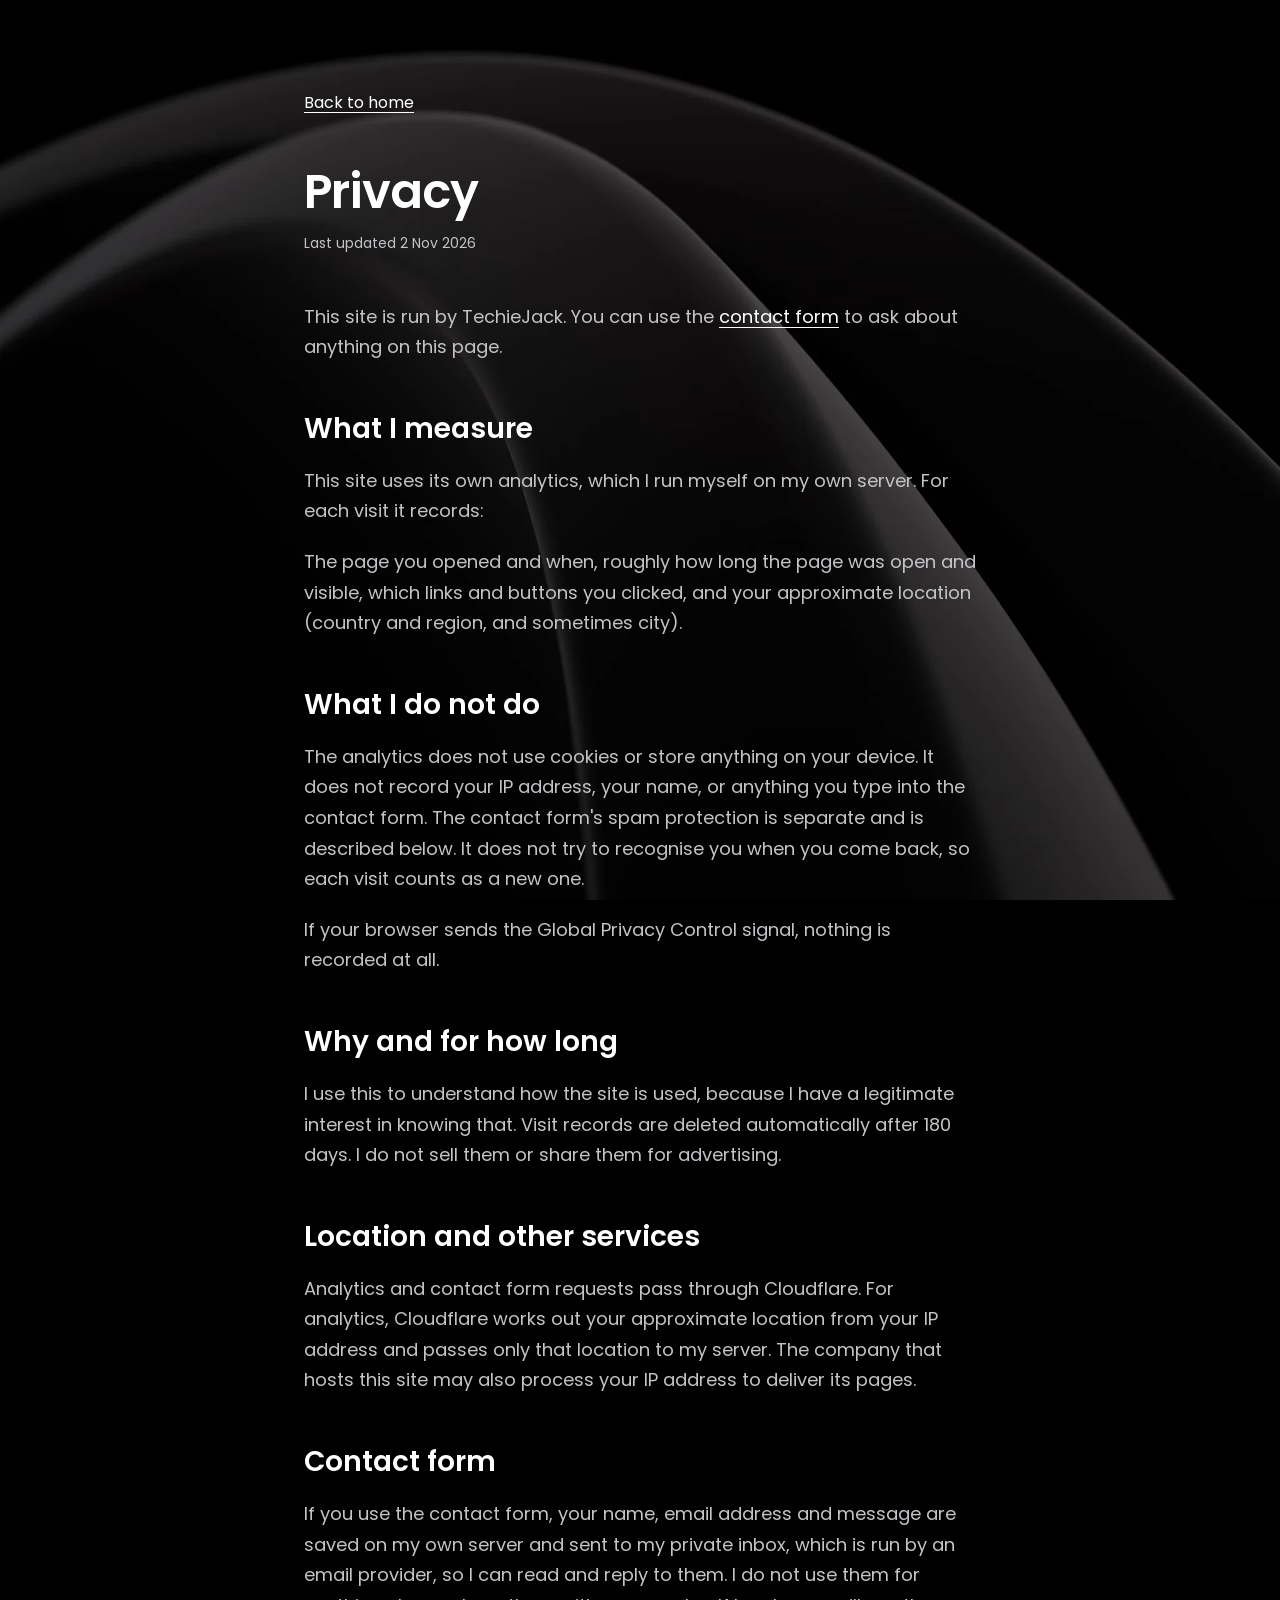
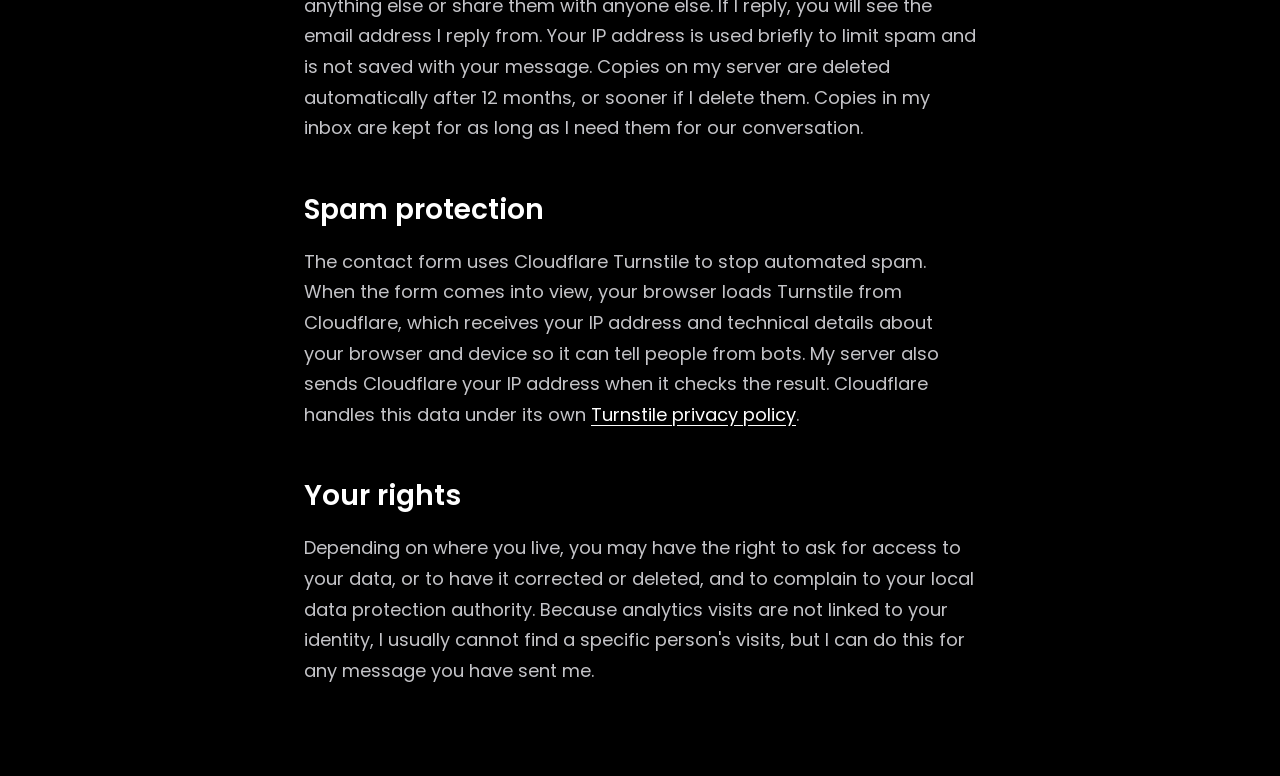
<file: site/privacy.html>
<!DOCTYPE html>
<html lang="en">
<head>
    <meta charset="UTF-8">
    <meta name="viewport" content="width=device-width, initial-scale=1">
    <title>Privacy | TechieJack</title>
    <meta name="description" content="How TechieJack's site measures visits without cookies, what the contact form stores, and how spam protection works.">
    <meta name="theme-color" content="#000000">
    <link rel="canonical" href="https://me.stupif.com/privacy.html">
    <meta property="og:site_name" content="TechieJack">
    <meta property="og:title" content="Privacy | TechieJack">
    <meta property="og:type" content="website">
    <meta property="og:url" content="https://me.stupif.com/privacy.html">
    <meta property="og:image" content="https://me.stupif.com/media/og-image.png">
    <meta name="twitter:card" content="summary_large_image">
    <link rel="icon" href="media/favicon.svg" type="image/svg+xml">
    <link rel="apple-touch-icon" href="media/apple-touch-icon.png">
    <link rel="stylesheet" type="text/css" href="styles.css">
</head>
<body>

<main class="post">
    <a class="post-back" href="index.html">Back to home</a>
    <article>
        <header>
            <h1 class="name">Privacy</h1>
            <time class="post-date" datetime="2026-11-02">Last updated 2 Nov 2026</time>
        </header>

        <p>This site is run by TechieJack. You can use the <a href="index.html#contact">contact form</a> to ask about anything on this page.</p>

        <h2>What I measure</h2>
        <p>This site uses its own analytics, which I run myself on my own server. For each visit it records:</p>
        <p>The page you opened and when, roughly how long the page was open and visible, which links and buttons you clicked, and your approximate location (country and region, and sometimes city).</p>

        <h2>What I do not do</h2>
        <p>The analytics does not use cookies or store anything on your device. It does not record your IP address, your name, or anything you type into the contact form. The contact form's spam protection is separate and is described below. It does not try to recognise you when you come back, so each visit counts as a new one.</p>
        <p>If your browser sends the Global Privacy Control signal, nothing is recorded at all.</p>

        <h2>Why and for how long</h2>
        <p>I use this to understand how the site is used, because I have a legitimate interest in knowing that. Visit records are deleted automatically after 180 days. I do not sell them or share them for advertising.</p>

        <h2>Location and other services</h2>
        <p>Analytics and contact form requests pass through Cloudflare. For analytics, Cloudflare works out your approximate location from your IP address and passes only that location to my server. The company that hosts this site may also process your IP address to deliver its pages.</p>

        <h2>Contact form</h2>
        <p>If you use the contact form, your name, email address and message are saved on my own server and sent to my private inbox, which is run by an email provider, so I can read and reply to them. I do not use them for anything else or share them with anyone else. If I reply, you will see the email address I reply from. Your IP address is used briefly to limit spam and is not saved with your message. Copies on my server are deleted automatically after 12 months, or sooner if I delete them. Copies in my inbox are kept for as long as I need them for our conversation.</p>

        <h2>Spam protection</h2>
        <p>The contact form uses Cloudflare Turnstile to stop automated spam. When the form comes into view, your browser loads Turnstile from Cloudflare, which receives your IP address and technical details about your browser and device so it can tell people from bots. My server also sends Cloudflare your IP address when it checks the result. Cloudflare handles this data under its own <a href="https://www.cloudflare.com/turnstile-privacy-policy/" rel="noopener">Turnstile privacy policy</a>.</p>

        <h2>Your rights</h2>
        <p>Depending on where you live, you may have the right to ask for access to your data, or to have it corrected or deleted, and to complain to your local data protection authority. Because analytics visits are not linked to your identity, I usually cannot find a specific person's visits, but I can do this for any message you have sent me.</p>
    </article>
</main>

</body>
</html>
</file>
<file: site/styles.css>
@font-face {
    font-family: 'Poppins';
    font-style: normal;
    font-weight: 400;
    font-display: swap;
    src: url('media/fonts/poppins-400.woff2') format('woff2');
}

@font-face {
    font-family: 'Poppins';
    font-style: normal;
    font-weight: 600;
    font-display: swap;
    src: url('media/fonts/poppins-600.woff2') format('woff2');
}

:root {
    color-scheme: dark;
    --bg: #000000;
    --text: #ffffff;
    --text-muted: #c4c4c8;
    --line: rgba(255, 255, 255, .16);
    --error: #ff9b8f;
    --gutter: clamp(24px, 10vw, 140px);
    --marquee-gap: clamp(32px, 5vw, 56px);
}

* {
    margin: 0;
    box-sizing: border-box;
}

html {
    scrollbar-color: #3a3a3e var(--bg);
}

@media (pointer: coarse) {
    html {
        scroll-snap-type: y mandatory;
    }
}

body {
    background-color: var(--bg);
    background-image: url('media/background.webp');
    background-size: cover;
    background-repeat: no-repeat;
    background-position: center;
    background-attachment: fixed;
    font-family: 'Poppins', Arial, sans-serif;
    color: var(--text);
}

::selection {
    background: var(--text);
    color: var(--bg);
}

a:focus-visible {
    outline: 2px solid var(--text);
    outline-offset: 4px;
    border-radius: 4px;
}

[tabindex="-1"]:focus {
    outline: none;
}

.next-cue {
    position: fixed;
    bottom: 16px;
    left: 50%;
    z-index: 10;
    display: flex;
    align-items: center;
    gap: 6px;
    max-width: calc(100vw - 32px);
    min-height: 44px;
    padding: 0 14px 0 18px;
    background: rgba(0, 0, 0, .72);
    border: 1px solid rgba(255, 255, 255, .28);
    border-radius: 22px;
    color: var(--text);
    font-size: 14px;
    text-decoration: none;
    white-space: nowrap;
    transform: translateX(-50%);
    transition: opacity .2s ease, visibility .2s ease, border-color .2s ease;
}

.next-cue:hover {
    border-color: var(--text);
}

.next-cue.is-hidden {
    visibility: hidden;
    opacity: 0;
}

.hero {
    min-height: 100vh;
    min-height: 100svh;
    display: flex;
    flex-direction: column;
    justify-content: center;
    padding: 0 var(--gutter);
    scroll-snap-align: start;
}

.name {
    font-size: clamp(36px, 7vw, 48px);
    font-weight: 600;
    line-height: 1.2;
    letter-spacing: -0.02em;
    text-wrap: balance;
}

.icons {
    display: flex;
    gap: 20px;
    margin-top: 20px;
}

.icons a {
    display: block;
    line-height: 0;
}

.icons img {
    width: 40px;
    height: 40px;
    transition: opacity .2s ease;
}

.icons a:hover img {
    opacity: .7;
}

.content {
    min-height: 100vh;
    min-height: 100svh;
    display: flex;
    flex-direction: column;
    justify-content: center;
    padding: 64px 0;
    text-align: center;
    scroll-snap-align: start;
}

.section + .section {
    margin-top: clamp(96px, 16vh, 160px);
}

.section-title {
    font-size: clamp(28px, 4.5vw, 36px);
    font-weight: 600;
    line-height: 1.2;
    letter-spacing: -0.02em;
}

.description {
    max-width: 62ch;
    margin: 20px auto 0;
    padding: 0 24px;
    color: var(--text-muted);
    font-size: clamp(16px, 2vw, 18px);
    line-height: 1.7;
    text-wrap: pretty;
}

.project-list {
    list-style: none;
    width: min(760px, 100%);
    margin: 32px auto 0;
    padding: 0 24px;
    text-align: left;
}

.project-list li + li {
    border-top: 1px solid var(--line);
}

.project {
    display: grid;
    grid-template-columns: 1fr auto;
    align-items: baseline;
    gap: 6px 24px;
    padding: 24px 0;
    color: inherit;
    text-decoration: none;
}

.project-name {
    font-size: clamp(20px, 3vw, 24px);
    font-weight: 600;
    text-decoration: underline transparent;
    text-decoration-thickness: 2px;
    text-underline-offset: 5px;
    transition: text-decoration-color .2s ease;
}

.project:hover .project-name {
    text-decoration-color: currentColor;
}

.project-tech {
    color: var(--text-muted);
    font-size: 14px;
}

.project-description {
    grid-column: 1 / -1;
    max-width: 62ch;
    color: var(--text-muted);
    font-size: 16px;
    line-height: 1.6;
}

.projects-more {
    align-self: center;
    margin-top: 24px;
    color: var(--text);
    font-size: 16px;
    text-underline-offset: 4px;
}

.projects-more:hover {
    text-decoration-thickness: 2px;
}

.contact-form {
    display: grid;
    grid-template-columns: 1fr 1fr;
    gap: 20px;
    width: min(620px, 100%);
    margin: 32px auto 0;
    padding: 0 24px;
    text-align: left;
}

.field {
    display: flex;
    flex-direction: column;
    gap: 8px;
    min-width: 0;
}

.field-wide,
.form-status,
.turnstile-slot {
    grid-column: 1 / -1;
}

.turnstile-slot:empty {
    display: none;
}

.field label {
    font-size: 14px;
    font-weight: 600;
}

.field input,
.field textarea {
    width: 100%;
    min-height: 48px;
    padding: 12px 14px;
    background: rgba(255, 255, 255, .06);
    border: 1px solid rgba(255, 255, 255, .4);
    border-radius: 8px;
    color: var(--text);
    font: inherit;
    font-size: 16px;
}

.field textarea {
    display: block;
    line-height: 1.6;
    resize: vertical;
}

.field input:focus-visible,
.field textarea:focus-visible,
.contact-submit:focus-visible {
    outline: 2px solid var(--text);
    outline-offset: 2px;
}

.field input:user-invalid,
.field textarea:user-invalid {
    border-color: var(--error);
}

.field-trap {
    position: absolute;
    left: -9999px;
    width: 1px;
    height: 1px;
    overflow: hidden;
}

.form-actions {
    grid-column: 1 / -1;
    display: flex;
    flex-wrap: wrap;
    align-items: center;
    gap: 12px 20px;
}

.contact-submit {
    flex-shrink: 0;
    min-height: 48px;
    padding: 0 24px;
    background: var(--text);
    border: 0;
    border-radius: 8px;
    color: var(--bg);
    font: inherit;
    font-size: 16px;
    font-weight: 600;
    cursor: pointer;
    transition: opacity .2s ease;
}

.contact-submit:hover {
    opacity: .85;
}

.contact-submit:disabled {
    opacity: .6;
    cursor: progress;
}

.form-status {
    min-height: 1.6em;
    color: var(--text-muted);
    font-size: 16px;
    line-height: 1.6;
}

.form-status.is-error {
    color: var(--error);
}

@media (max-width: 560px) {
    .contact-form {
        grid-template-columns: 1fr;
    }
}

@media (max-height: 820px) and (max-width: 560px) {
    .projects.content .project {
        padding: 8px 0;
    }
}

@media (max-height: 700px) and (min-width: 561px) {
    .projects.content .project {
        padding: 8px 0;
    }

    .projects.content .project-description {
        line-height: 1.45;
    }
}

@media (max-height: 820px) {
    .projects .project {
        padding: 14px 0;
    }

    .projects .project-list {
        margin-top: 16px;
    }

    .projects .projects-more {
        margin-top: 12px;
    }

    .projects.content {
        padding: 24px 0 68px;
    }

    .contact .contact-form {
        margin-top: 20px;
        gap: 14px 20px;
    }

    .contact.content {
        padding: 32px 0 56px;
    }
}

.contact {
    position: relative;
}

.site-footer {
    position: absolute;
    right: 0;
    bottom: 20px;
    left: 0;
    color: var(--text-muted);
    font-size: 14px;
}

.site-footer a {
    color: inherit;
    text-underline-offset: 3px;
}

.post {
    width: min(720px, 100%);
    margin: 0 auto;
    padding: clamp(48px, 10vh, 96px) 24px;
}

.post-back,
.post article a {
    color: var(--text);
    text-underline-offset: 4px;
}

.post-back {
    font-size: 16px;
}

.post header {
    margin: 48px 0;
}

.post-date {
    display: block;
    margin-top: 12px;
    color: var(--text-muted);
    font-size: 14px;
}

.post article p {
    margin-top: 20px;
    color: var(--text-muted);
    font-size: clamp(16px, 2vw, 18px);
    line-height: 1.7;
}

.post article h2 {
    margin-top: 48px;
    font-size: clamp(24px, 3.5vw, 28px);
    font-weight: 600;
    line-height: 1.25;
}

.post article h3 {
    margin-top: 32px;
    font-size: clamp(20px, 3vw, 22px);
    font-weight: 600;
    line-height: 1.3;
}

.post article ul,
.post article ol {
    margin-top: 20px;
    padding-left: 24px;
    color: var(--text-muted);
    font-size: clamp(16px, 2vw, 18px);
    line-height: 1.7;
}

.post blockquote {
    margin-top: 24px;
    padding-left: 18px;
    border-left: 1px solid rgba(255, 255, 255, .4);
}

.post-index {
    width: 100%;
    margin: 0;
    padding: 0;
}

.post-empty {
    color: var(--text-muted);
}

.post code {
    font-family: Consolas, Menlo, monospace;
    font-size: .9em;
}

.post pre {
    margin-top: 24px;
    padding: 20px;
    overflow-x: auto;
    background: rgba(255, 255, 255, .06);
    border: 1px solid var(--line);
    border-radius: 8px;
    line-height: 1.6;
}

.marquee {
    overflow: hidden;
    max-width: 1100px;
    margin: 40px auto 0;
    padding: 12px 0;
    -webkit-mask-image: linear-gradient(90deg, transparent, #fff 12%, #fff 88%, transparent);
    mask-image: linear-gradient(90deg, transparent, #fff 12%, #fff 88%, transparent);
}

.marquee-track {
    display: flex;
    align-items: center;
    gap: var(--marquee-gap);
    padding-right: var(--marquee-gap);
    width: max-content;
    animation: scroll 54s linear infinite;
}

.marquee:hover .marquee-track {
    animation-play-state: paused;
}

.marquee-track img {
    width: clamp(48px, 7vw, 64px);
    height: clamp(48px, 7vw, 64px);
    flex-shrink: 0;
    transition: transform .2s ease;
}

.marquee-track img:hover {
    transform: scale(1.15);
}

@keyframes scroll {
    from {
        transform: translateX(0);
    }
    to {
        transform: translateX(-50%);
    }
}

@media (prefers-reduced-motion: reduce) {
    html {
        scroll-snap-type: none;
    }

    .marquee {
        -webkit-mask-image: none;
        mask-image: none;
    }

    .marquee-track {
        animation: none;
        flex-wrap: wrap;
        justify-content: center;
        width: auto;
        padding: 0 24px;
    }

    .marquee-track img[aria-hidden="true"] {
        display: none;
    }
}
</file>
